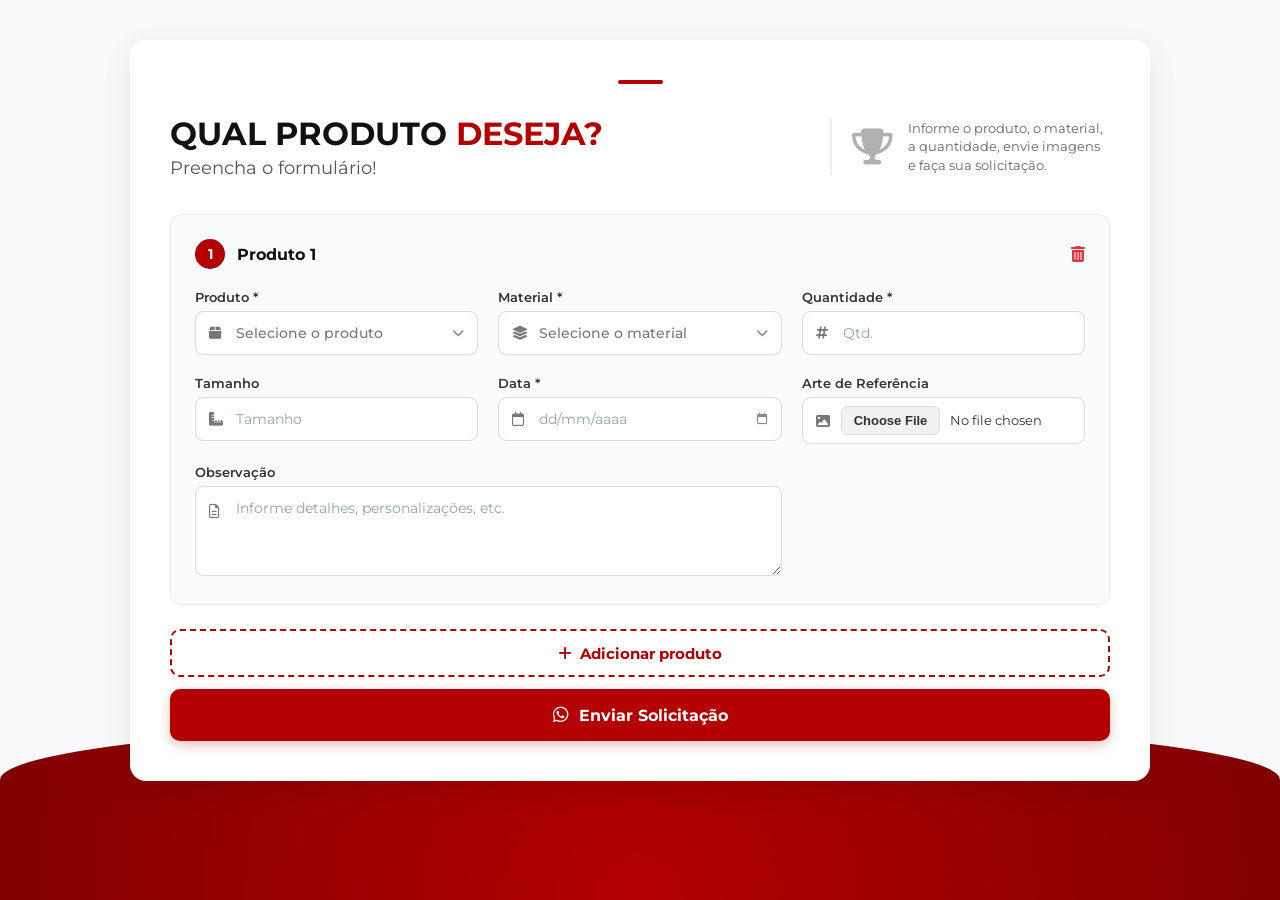
<file: orcamento.html>
<!DOCTYPE html>
<html lang="pt-PT">

<head>
    <meta charset="UTF-8">
    <meta name="viewport" content="width=device-width, initial-scale=1.0">
    <link rel="stylesheet" href="https://cdn.jsdelivr.net/npm/bootstrap-icons@1.11.3/font/bootstrap-icons.min.css">
    <link rel="preconnect" href="https://fonts.googleapis.com">
    <link rel="preconnect" href="https://fonts.gstatic.com" crossorigin>
    <link href="https://fonts.googleapis.com/css2?family=Montserrat:wght@400;500;600;700;800&display=swap"
        rel="stylesheet">
    <link rel="stylesheet" href="https://cdnjs.cloudflare.com/ajax/libs/font-awesome/6.5.1/css/all.min.css">
    <link rel="stylesheet" href="orcamento.css">
    <title>Orçamento</title>
</head>

<body>

    <div class="main-container">
        <div class="card">
            <div class="top-line"></div>

            <!-- Cabeçalho do Card -->
            <div class="header-card">
                <div class="header-left">
                    <h1>QUAL PRODUTO <span>DESEJA?</span></h1>
                    <p>Preencha o formulário!</p>
                </div>
                <div class="header-right">
                    <i class="fa-solid fa-trophy trophy-icon"></i>
                    <p>Informe o produto, o material, a quantidade, envie imagens e faça sua solicitação.</p>
                </div>
            </div>

            <form>
                <!-- Container onde os blocos de produtos serão injetados dinamicamente -->
                <div id="products-container">
                    <!-- Bloco do Produto 1 (Inicial) -->
                    <div class="product-item">
                        <div class="product-header-bar">
                            <div class="product-title-area">
                                <span class="product-number">1</span>
                                <span class="product-title-text">Produto 1</span>
                            </div>
                            <button type="button" class="btn-delete" title="Remover produto">
                                <i class="fa-solid fa-trash-can"></i>
                            </button>
                        </div>

                        <div class="product-grid">
                            <!-- Produto -->
                            <div class="form-group">
                                <label>Produto *</label>
                                <div class="input-wrapper">
                                    <i class="fa-solid fa-box left-icon"></i>
                                    <select required>
                                        <option value="" disabled selected>Selecione o produto</option>
                                        <option value="medalha">Medalha</option>
                                        <option value="trofeu">Troféu</option>
                                        <option value="taca">Taça</option>
                                        <option value="placa">Placa</option>
                                        <option value="pedra">Pedra</option>
                                        <option value="brinde">Brinde</option>
                                    </select>
                                    <i class="fa-solid fa-chevron-down right-icon"></i>
                                </div>
                            </div>

                            <!-- Material -->
                            <div class="form-group">
                                <label>Material *</label>
                                <div class="input-wrapper">
                                    <i class="fa-solid fa-layer-group left-icon"></i>
                                    <select required>
                                        <option value="" disabled selected>Selecione o material</option>
                                        <option value="acrilico">Acrílico</option>
                                        <option value="acm">ACM</option>
                                        <option value="aco-inox">Aço Inox</option>
                                        <option value="mdf">MDF</option>
                                        <option value="metal">Metal</option>
                                        <option value="polimero">Polímero</option>
                                        <option value="zamac">Zamac</option>
                                    </select>
                                    <i class="fa-solid fa-chevron-down right-icon"></i>
                                </div>
                            </div>

                            <!-- Quantidade -->
                            <div class="form-group">
                                <label>Quantidade *</label>
                                <div class="input-wrapper">
                                    <i class="fa-solid fa-hashtag left-icon"></i>
                                    <input type="text" placeholder="Qtd." required>
                                </div>
                            </div>

                            <!-- Tamanho -->
                            <div class="form-group">
                                <label>Tamanho</label>
                                <div class="input-wrapper">
                                    <i class="fa-solid fa-ruler-combined left-icon"></i>
                                    <input type="text" placeholder="Tamanho" required>
                                </div>
                            </div>

                            <!-- Data -->
                            <div class="form-group">
                                <label>Data *</label>
                                <div class="input-wrapper">
                                    <i class="fa-regular fa-calendar left-icon"></i>
                                    <input type="text" placeholder="dd/mm/aaaa" onfocus="(this.type='date')"
                                        onblur="(this.type='text')" required>
                                    <i class="fa-regular fa-calendar right-icon"></i>
                                </div>
                            </div>

                            <!-- Anexar Imagem -->
                            <div class="form-group">
                                <label>Arte de Referência</label>
                                <div class="input-wrapper">
                                    <i class="fa-solid fa-image left-icon"></i>
                                    <input type="file" accept="image/*" class="file-input">
                                </div>
                            </div>

                            <!-- Observação -->
                            <div class="form-group observation-group">
                                <label>Observação</label>
                                <div class="input-wrapper">
                                    <i class="fa-regular fa-file-lines left-icon"></i>
                                    <textarea placeholder="Informe detalhes, personalizações, etc."></textarea>
                                </div>
                            </div>
                        </div>
                    </div>
                </div>

                <!-- Botões de Ação no Fluxo Normal -->
                <div class="form-actions">
                    <button type="button" id="btn-add-product" class="btn-add-product">
                        <i class="fa-solid fa-plus"></i>
                        <span>Adicionar produto</span>
                    </button>

                    <button type="submit" class="btn-submit">
                        <i class="fa-brands fa-whatsapp"></i>
                        <span>Enviar Solicitação</span>
                    </button>
                </div>
            </form>
        </div>
    </div>

    <div id="custom-modal" class="modal-overlay">
        <div class="modal-card">
            <div class="modal-icon-container">
                <i class="fa-solid fa-triangle-exclamation"></i>
            </div>
            <h3>Atenção</h3>
            <p id="modal-message">Mensagem de aviso aqui...</p>
            <button type="button" id="modal-close-btn">Entendi</button>
        </div>
    </div>

    <!-- Script JS -->
    <script src="orcamento.js"></script>
</body>

</html>
</file>
<file: orcamento.css>
* {
    margin: 0;
    padding: 0;
    box-sizing: border-box;
    font-family: 'Montserrat', sans-serif;
}

body {
    background-color: #f7f9fa;
    min-height: 100vh;
    display: flex;
    flex-direction: column;
    align-items: center;
    justify-content: flex-start;
    padding: 40px 20px;
    position: relative;
    overflow-x: hidden;
}

/* Fundo decorativo vermelho inferior */
body::after {
    content: '';
    position: absolute;
    bottom: 0;
    left: 0;
    width: 100%;
    height: 180px;
    background: radial-gradient(circle at bottom, #b30000 0%, #800000 100%);
    border-top-left-radius: 50% 60px;
    border-top-right-radius: 50% 60px;
    z-index: -1;
}

/* Estilo para opções desabilitadas (cortadas/indisponíveis) */
.input-wrapper select option:disabled {
    color: #a0a0a0;
    text-decoration: line-through;
    background-color: #f2f2f2;
}

/* Main & Card */
.main-container {
    width: 100%;
    display: flex;
    justify-content: center;
    box-sizing: border-box;
}

.card {
    background: #ffffff;
    width: 100%;
    max-width: 1020px;
    padding: 40px;
    border-radius: 16px;
    box-shadow: 0 10px 30px rgba(0, 0, 0, 0.08);
    box-sizing: border-box;
    position: relative;
    margin-bottom: 40px;
}

.top-line {
    width: 45px;
    height: 4px;
    background-color: #b30000;
    margin: 0 auto 30px auto;
    border-radius: 2px;
}

/* Header do Card */
.header-card {
    display: flex;
    justify-content: space-between;
    align-items: center;
    margin-bottom: 35px;
    gap: 20px;
}

.header-left h1 {
    font-size: 32px;
    color: #111111;
    font-weight: 700;
    margin-bottom: 4px;
}

.header-left h1 span {
    color: #b30000;
}

.header-left p {
    color: #555555;
    font-size: 18px;
    font-weight: 400;
}

.header-right {
    display: flex;
    align-items: center;
    gap: 15px;
    max-width: 280px;
    text-align: left;
    border-left: 2px solid #eeeeee;
    padding-left: 20px;
}

.trophy-icon {
    font-size: 36px;
    color: #b0b0b0;
    flex-shrink: 0;
}

.header-right p {
    font-size: 13px;
    color: #666666;
    line-height: 1.4;
}

/* Bloco do Produto */
.product-item {
    background: #fafbfc;
    border: 1px solid #eeeeee;
    border-radius: 12px;
    padding: 24px;
    margin-bottom: 24px;
}

.product-header-bar {
    display: flex;
    justify-content: space-between;
    align-items: center;
    margin-bottom: 20px;
}

.product-title-area {
    display: flex;
    align-items: center;
    gap: 12px;
}

.product-number {
    width: 30px;
    height: 30px;
    background-color: #b30000;
    color: #ffffff;
    font-size: 14px;
    font-weight: 700;
    border-radius: 50%;
    display: flex;
    align-items: center;
    justify-content: center;
}

.product-title-text {
    font-size: 16px;
    font-weight: 700;
    color: #111111;
}

.btn-delete {
    background: transparent;
    border: none;
    color: #dc3545;
    font-size: 16px;
    cursor: pointer;
    transition: opacity 0.2s, transform 0.2s;
}

.btn-delete:hover {
    opacity: 0.8;
    transform: scale(1.1);
}

/* Grid de Campos do Formulário */
.product-grid {
    display: grid;
    grid-template-columns: repeat(3, 1fr);
    gap: 20px;
}

.form-group {
    display: flex;
    flex-direction: column;
    gap: 6px;
}

.form-group label {
    font-size: 13px;
    font-weight: 600;
    color: #333333;
}

.input-wrapper {
    position: relative;
    width: 100%;
}

.input-wrapper i.left-icon {
    position: absolute;
    left: 14px;
    top: 50%;
    transform: translateY(-50%);
    color: #777777;
    font-size: 14px;
    z-index: 1;
}

.observation-group .input-wrapper i.left-icon {
    top: 18px;
    transform: none;
}

.input-wrapper input, 
.input-wrapper select, 
.input-wrapper textarea {
    width: 100%;
    padding: 12px 14px 12px 40px;
    border: 1px solid #dcdcdc;
    border-radius: 8px;
    font-size: 14px;
    color: #333333;
    background-color: #ffffff;
    outline: none;
    transition: border-color 0.25s ease, box-shadow 0.25s ease, background-color 0.25s ease;
}

/* Estilo específico para input de arquivos (imagens) */
.input-wrapper input.file-input {
    padding: 8px 10px 8px 38px;
    font-size: 13px;
    cursor: pointer;
}

.input-wrapper input.file-input::file-selector-button {
    background-color: #f1f1f1;
    border: 1px solid #dcdcdc;
    padding: 6px 12px;
    border-radius: 6px;
    color: #333333;
    font-weight: 600;
    cursor: pointer;
    margin-right: 10px;
    transition: background-color 0.2s;
}

.input-wrapper input.file-input::file-selector-button:hover {
    background-color: #e2e2e2;
}

/* Customização Estilizada do Select */
.input-wrapper select {
    appearance: none;
    -webkit-appearance: none;
    -moz-appearance: none;
    cursor: pointer;
    color: #777777;
    padding-right: 40px;
    font-weight: 500;
    box-shadow: 0 1px 2px rgba(0, 0, 0, 0.03);
}

.input-wrapper select:valid {
    color: #222222;
    font-weight: 600;
}

.input-wrapper select:hover,
.input-wrapper input:hover,
.input-wrapper textarea:hover {
    border-color: #b30000;
    background-color: #fafafa;
}

.input-wrapper input:focus, 
.input-wrapper select:focus, 
.input-wrapper textarea:focus {
    border-color: #b30000;
    background-color: #ffffff;
    box-shadow: 0 0 0 3px rgba(179, 0, 0, 0.12);
}

.input-wrapper .right-icon {
    position: absolute;
    right: 14px;
    top: 50%;
    transform: translateY(-50%);
    color: #888888;
    font-size: 12px;
    pointer-events: none;
    transition: transform 0.25s ease, color 0.25s ease;
}

.input-wrapper:focus-within .right-icon {
    color: #b30000;
    transform: translateY(-50%) rotate(180deg);
}

/* Estilo das Opções */
.input-wrapper select option {
    color: #333333;
    padding: 10px;
    background-color: #ffffff;
    font-weight: 500;
}

.input-wrapper select option:disabled {
    color: #aaaaaa;
}

.input-wrapper input::placeholder,
.input-wrapper textarea::placeholder {
    color: #95a5a6;
}

.input-wrapper textarea {
    resize: vertical;
    min-height: 90px;
    padding-top: 12px;
}

/* Ocupa 2 colunas no grid de desktop */
.observation-group {
    grid-column: span 2;
}

/* Container de Ações (Botões) */
.form-actions {
    display: flex;
    flex-direction: column;
    gap: 12px;
    margin-top: 24px;
    width: 100%;
}

.btn-add-product {
    width: 100%;
    height: 48px;
    background: #ffffff;
    border: 2px dashed #b30000;
    color: #b30000;
    border-radius: 10px;
    font-size: 15px;
    font-weight: 700;
    cursor: pointer;
    display: flex;
    justify-content: center;
    align-items: center;
    gap: 8px;
    transition: all 0.25s ease;
}

.btn-add-product:hover {
    background-color: #fff1f1;
    border-style: solid;
}

.btn-submit {
    width: 100%;
    height: 52px;
    background: #b30000;
    color: #ffffff;
    border: none;
    border-radius: 10px;
    font-size: 16px;
    font-weight: 700;
    cursor: pointer;
    display: flex;
    justify-content: center;
    align-items: center;
    gap: 10px;
    box-shadow: 0 4px 12px rgba(179, 0, 0, 0.25);
    transition: all 0.25s ease;
}

.btn-submit:hover {
    background-color: #900000;
    box-shadow: 0 6px 16px rgba(179, 0, 0, 0.35);
}

.btn-submit i {
    font-size: 18px;
}

/* --- Modal Customizado --- */
.modal-overlay {
    position: fixed;
    top: 0;
    left: 0;
    width: 100%;
    height: 100%;
    background-color: rgba(0, 0, 0, 0.5);
    backdrop-filter: blur(4px);
    -webkit-backdrop-filter: blur(4px);
    display: flex;
    justify-content: center;
    align-items: center;
    z-index: 9999;
    opacity: 0;
    visibility: hidden;
    transition: opacity 0.3s ease, visibility 0.3s ease;
}

.modal-overlay.active {
    opacity: 1;
    visibility: visible;
}

.modal-card {
    background: #ffffff;
    width: 90%;
    max-width: 380px;
    padding: 30px;
    border-radius: 16px;
    box-shadow: 0 15px 35px rgba(0, 0, 0, 0.2);
    text-align: center;
    transform: translateY(20px);
    transition: transform 0.3s ease;
}

.modal-overlay.active .modal-card {
    transform: translateY(0);
}

.modal-icon-container {
    width: 60px;
    height: 60px;
    background-color: rgba(179, 0, 0, 0.1);
    color: #b30000;
    font-size: 24px;
    border-radius: 50%;
    display: flex;
    justify-content: center;
    align-items: center;
    margin: 0 auto 16px auto;
}

.modal-card h3 {
    font-size: 20px;
    color: #111111;
    font-weight: 700;
    margin-bottom: 8px;
}

.modal-card p {
    font-size: 14px;
    font-weight: 600;
    color: #555555;
    line-height: 1.5;
    margin-bottom: 24px;
}

.modal-card button {
    width: 100%;
    padding: 12px;
    background: #b30000;
    color: white;
    border: none;
    border-radius: 8px;
    font-size: 15px;
    font-weight: 600;
    cursor: pointer;
    transition: background-color 0.2s ease;
}

.modal-card button:hover {
    background-color: #900000;
}

/* --- Responsividade (Dispositivos Móveis e Tablets) --- */
@media (max-width: 900px) {
    .header-card {
        flex-direction: column;
        align-items: flex-start;
    }

    .header-right {
        border-left: none;
        border-top: 2px solid #eeeeee;
        padding-left: 0;
        padding-top: 15px;
        max-width: 100%;
    }

    .product-grid {
        grid-template-columns: 1fr;
    }

    .observation-group {
        grid-column: span 1;
    }
}

@media (max-width: 576px) {
    body {
        padding: 20px 10px;
    }

    .card {
        padding: 20px 16px;
        border-radius: 12px;
    }

    .header-left h1 {
        font-size: 24px;
    }

    .header-left p {
        font-size: 15px;
    }

    .btn-add-product span,
    .btn-submit span {
        font-size: 16px;
    }
}
</file>
